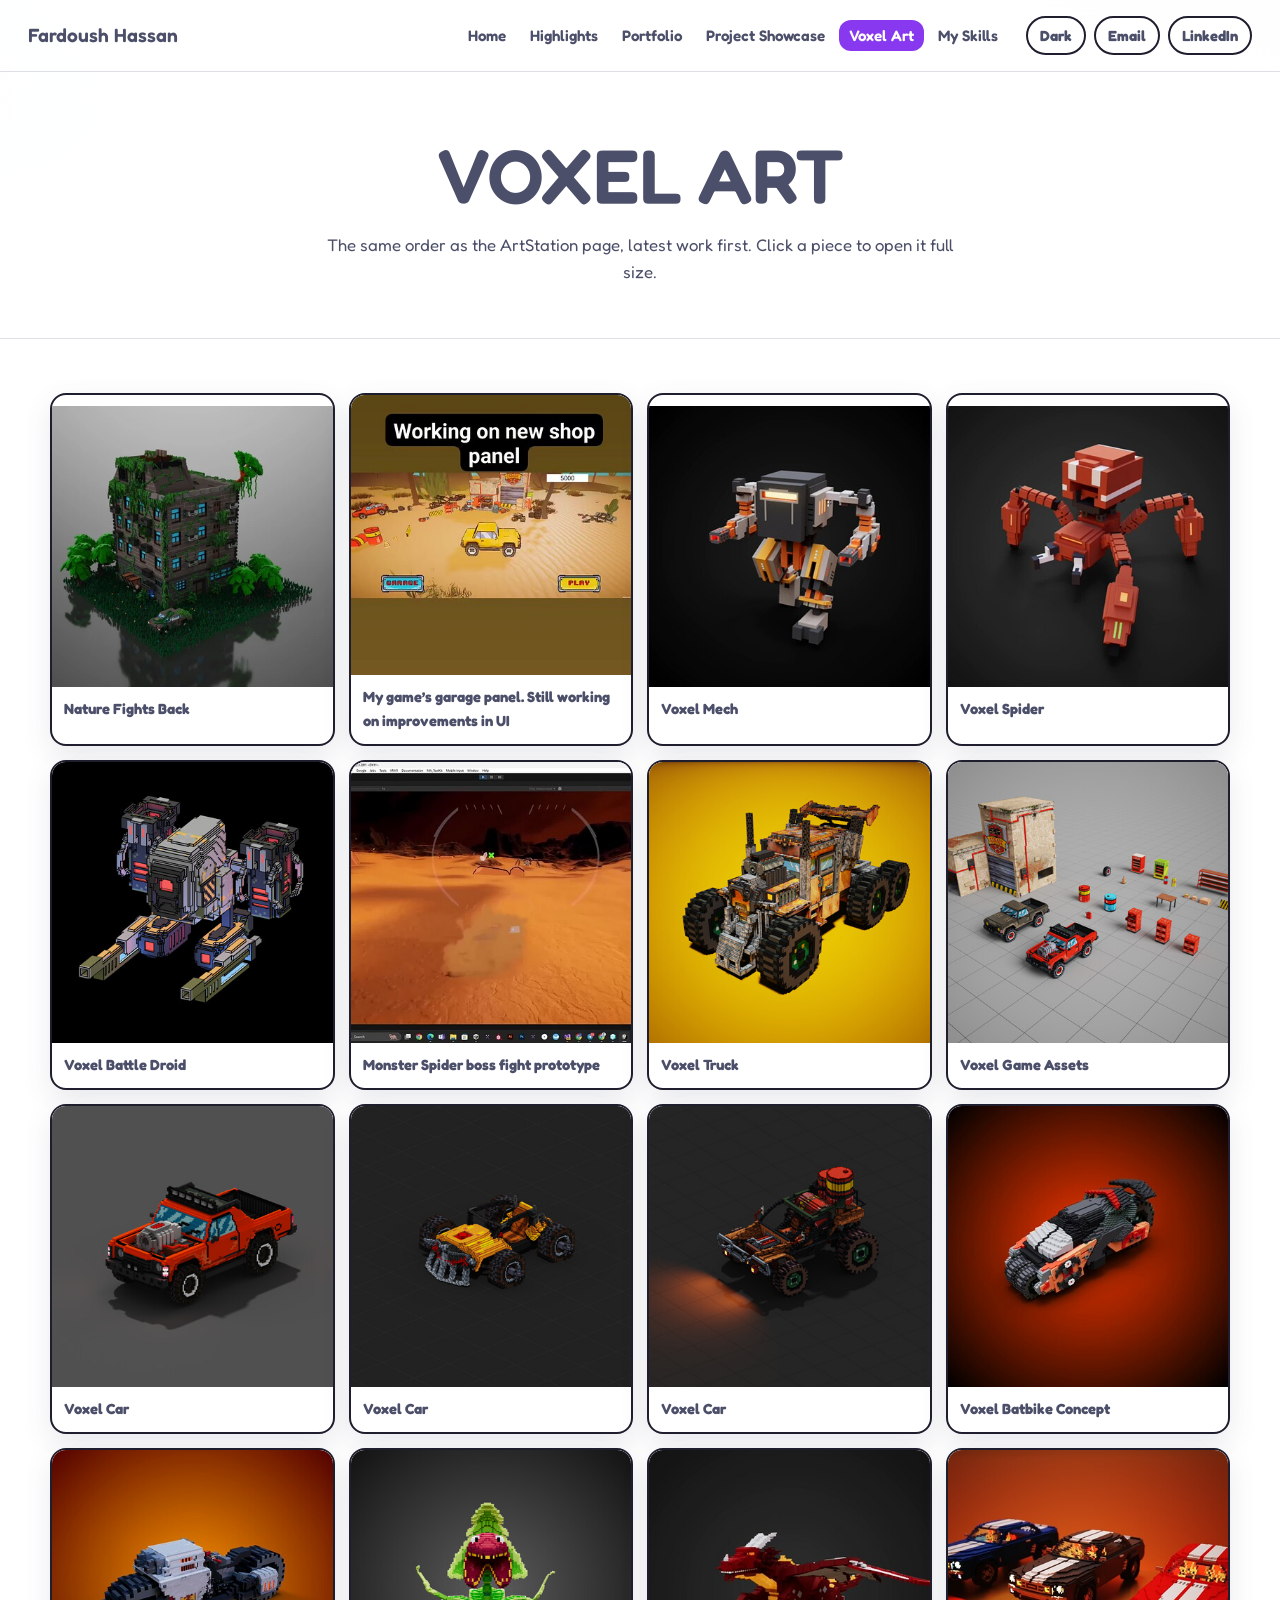
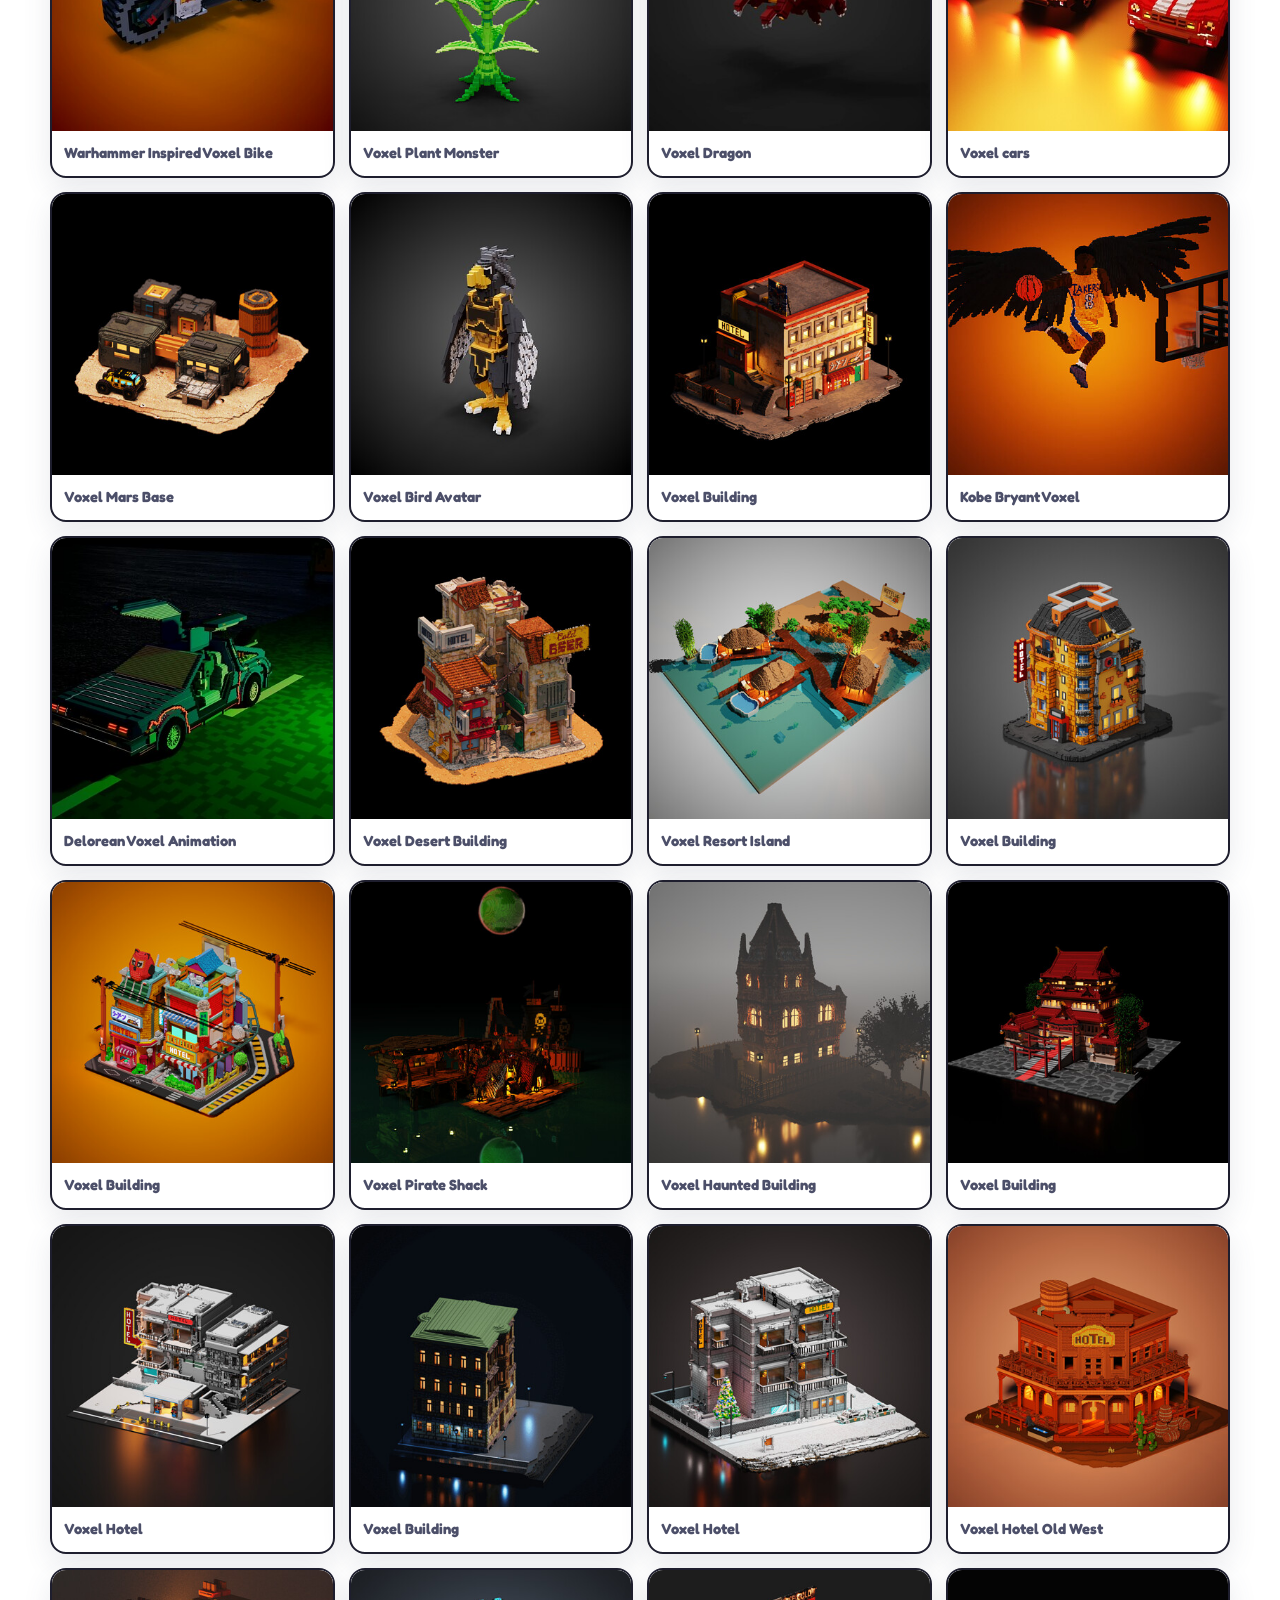
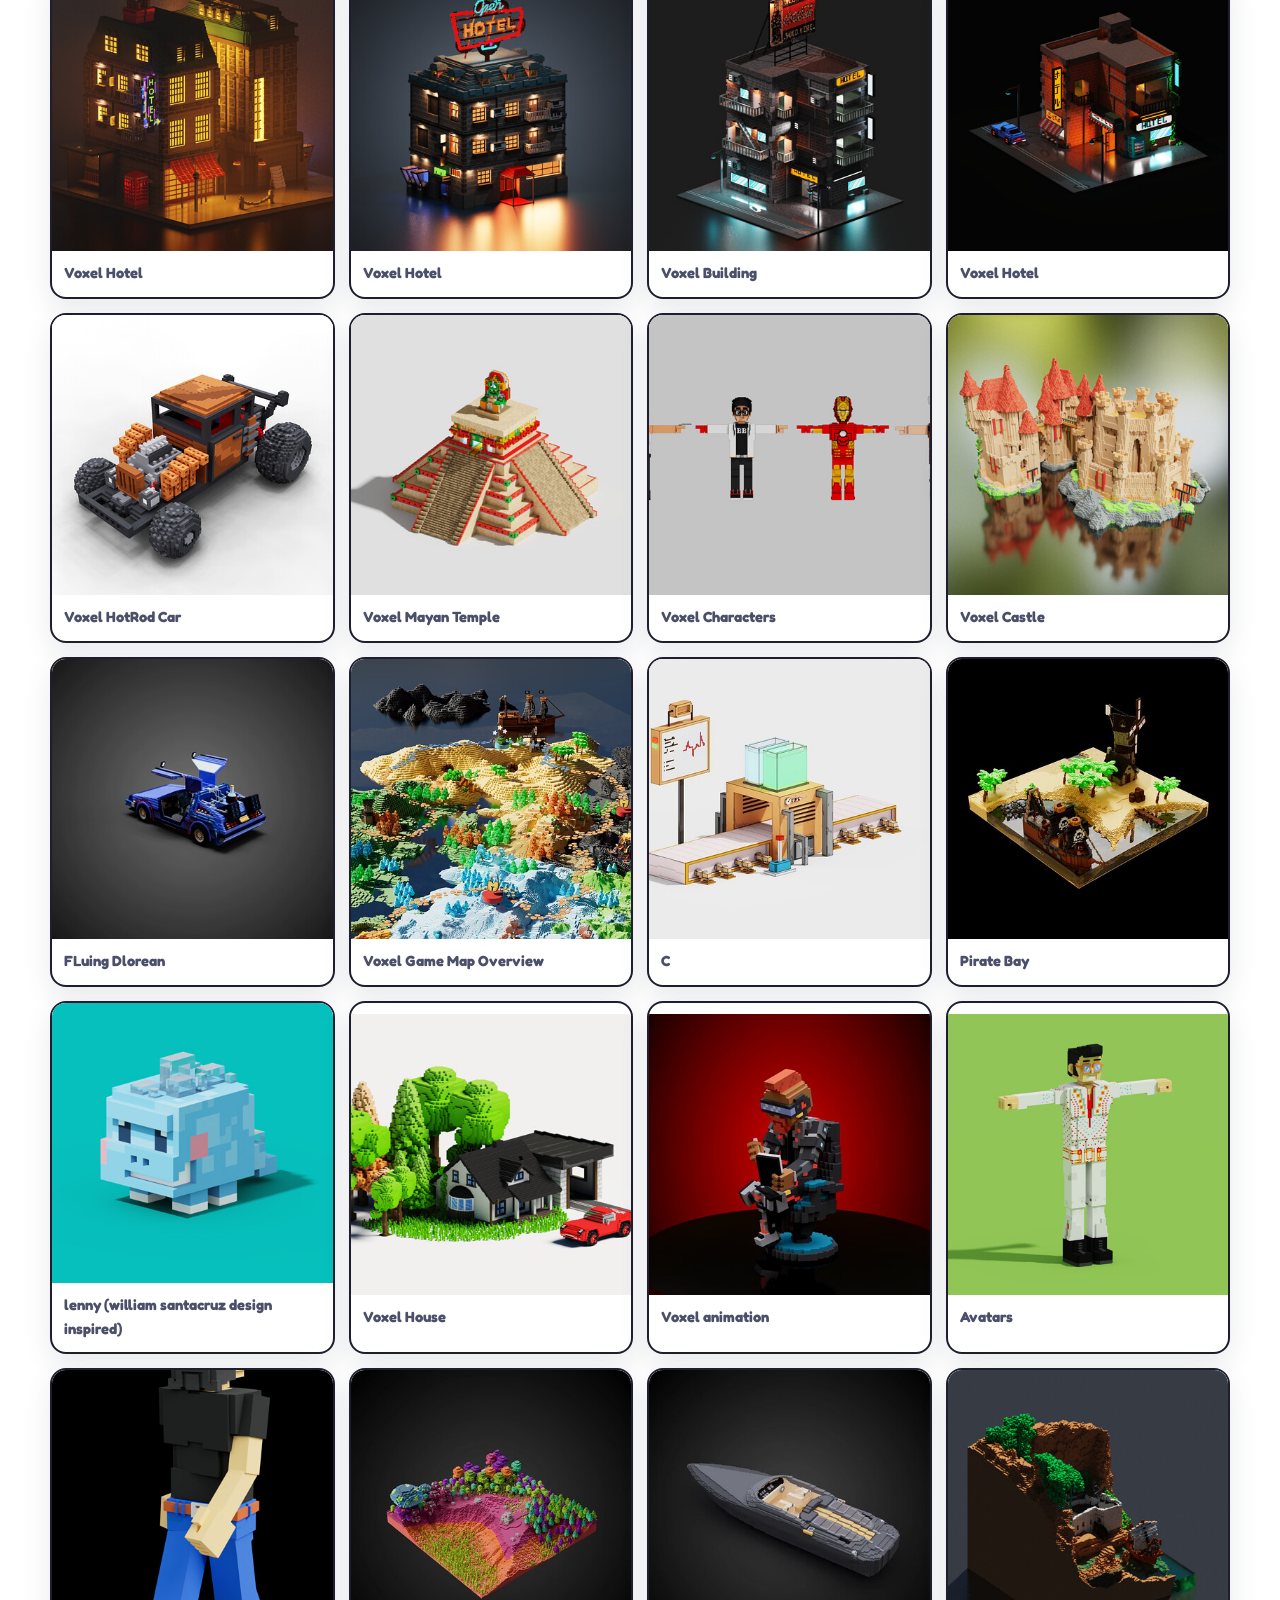
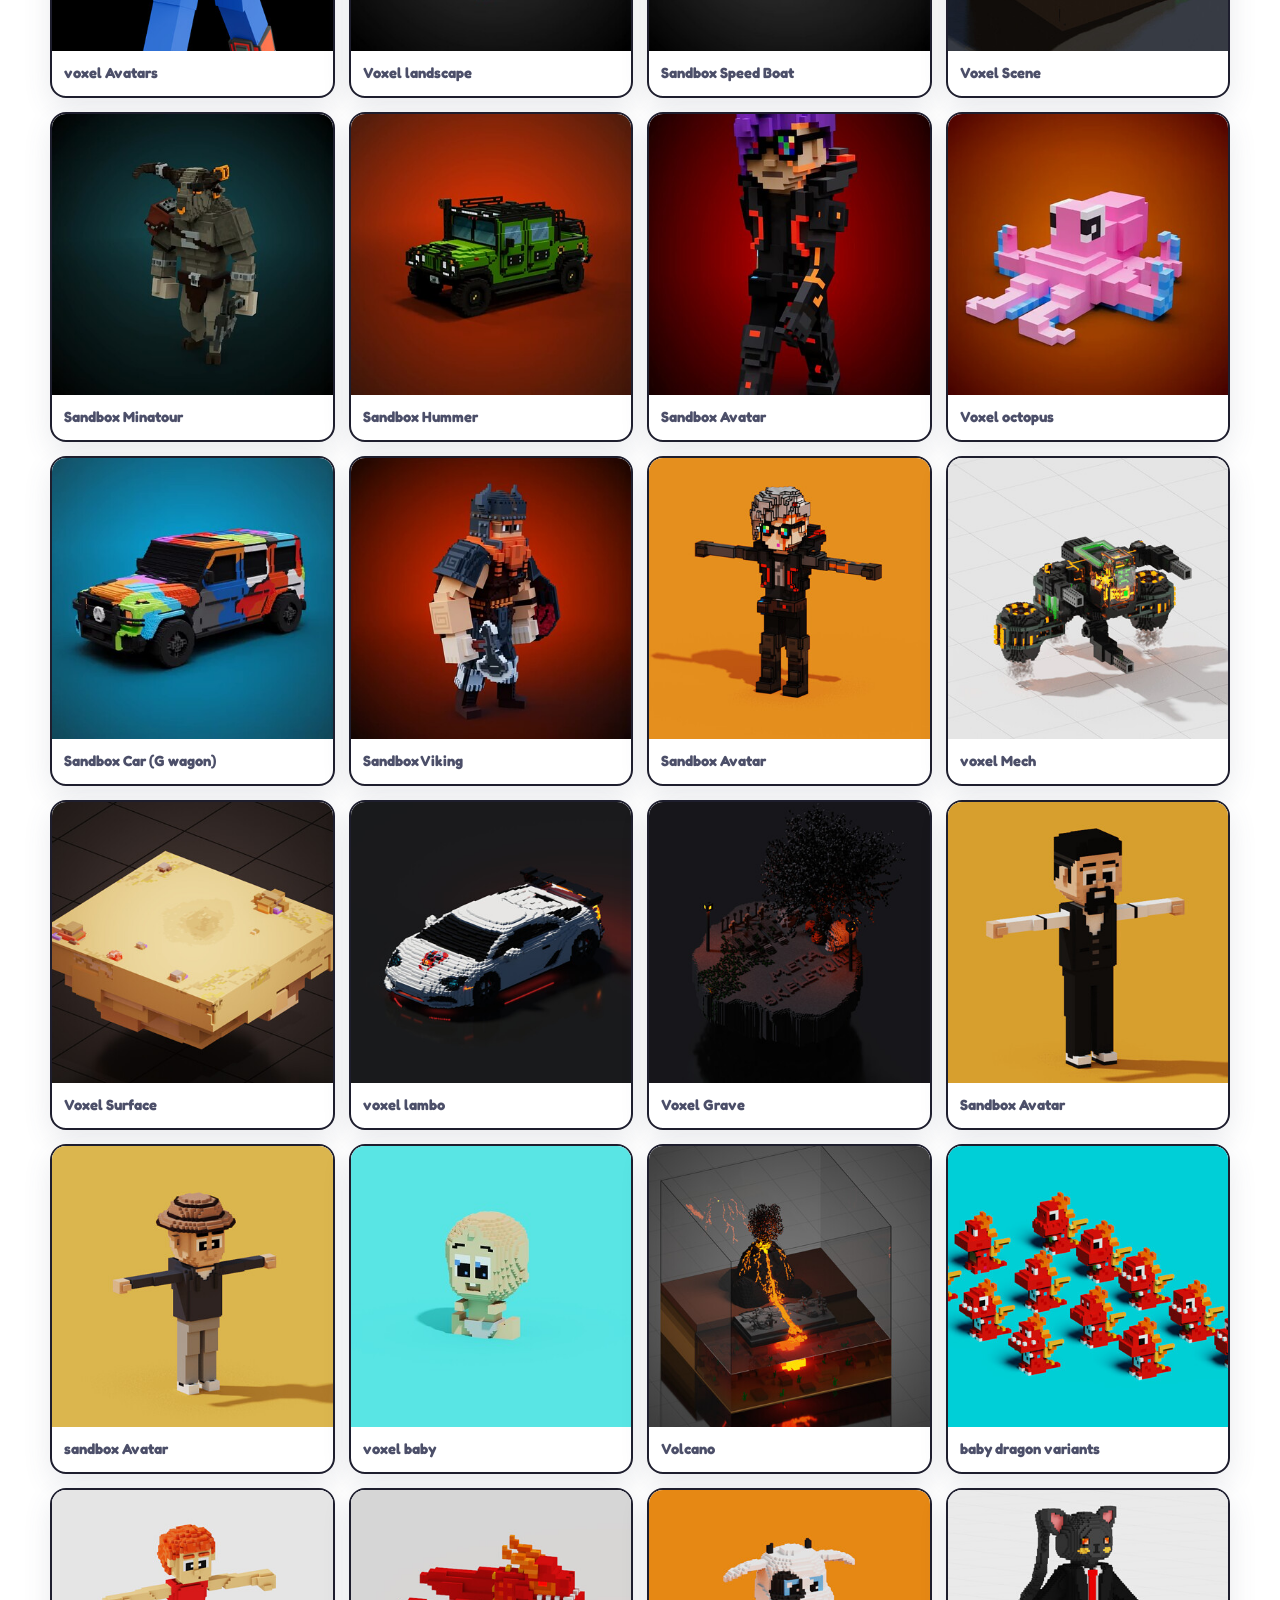
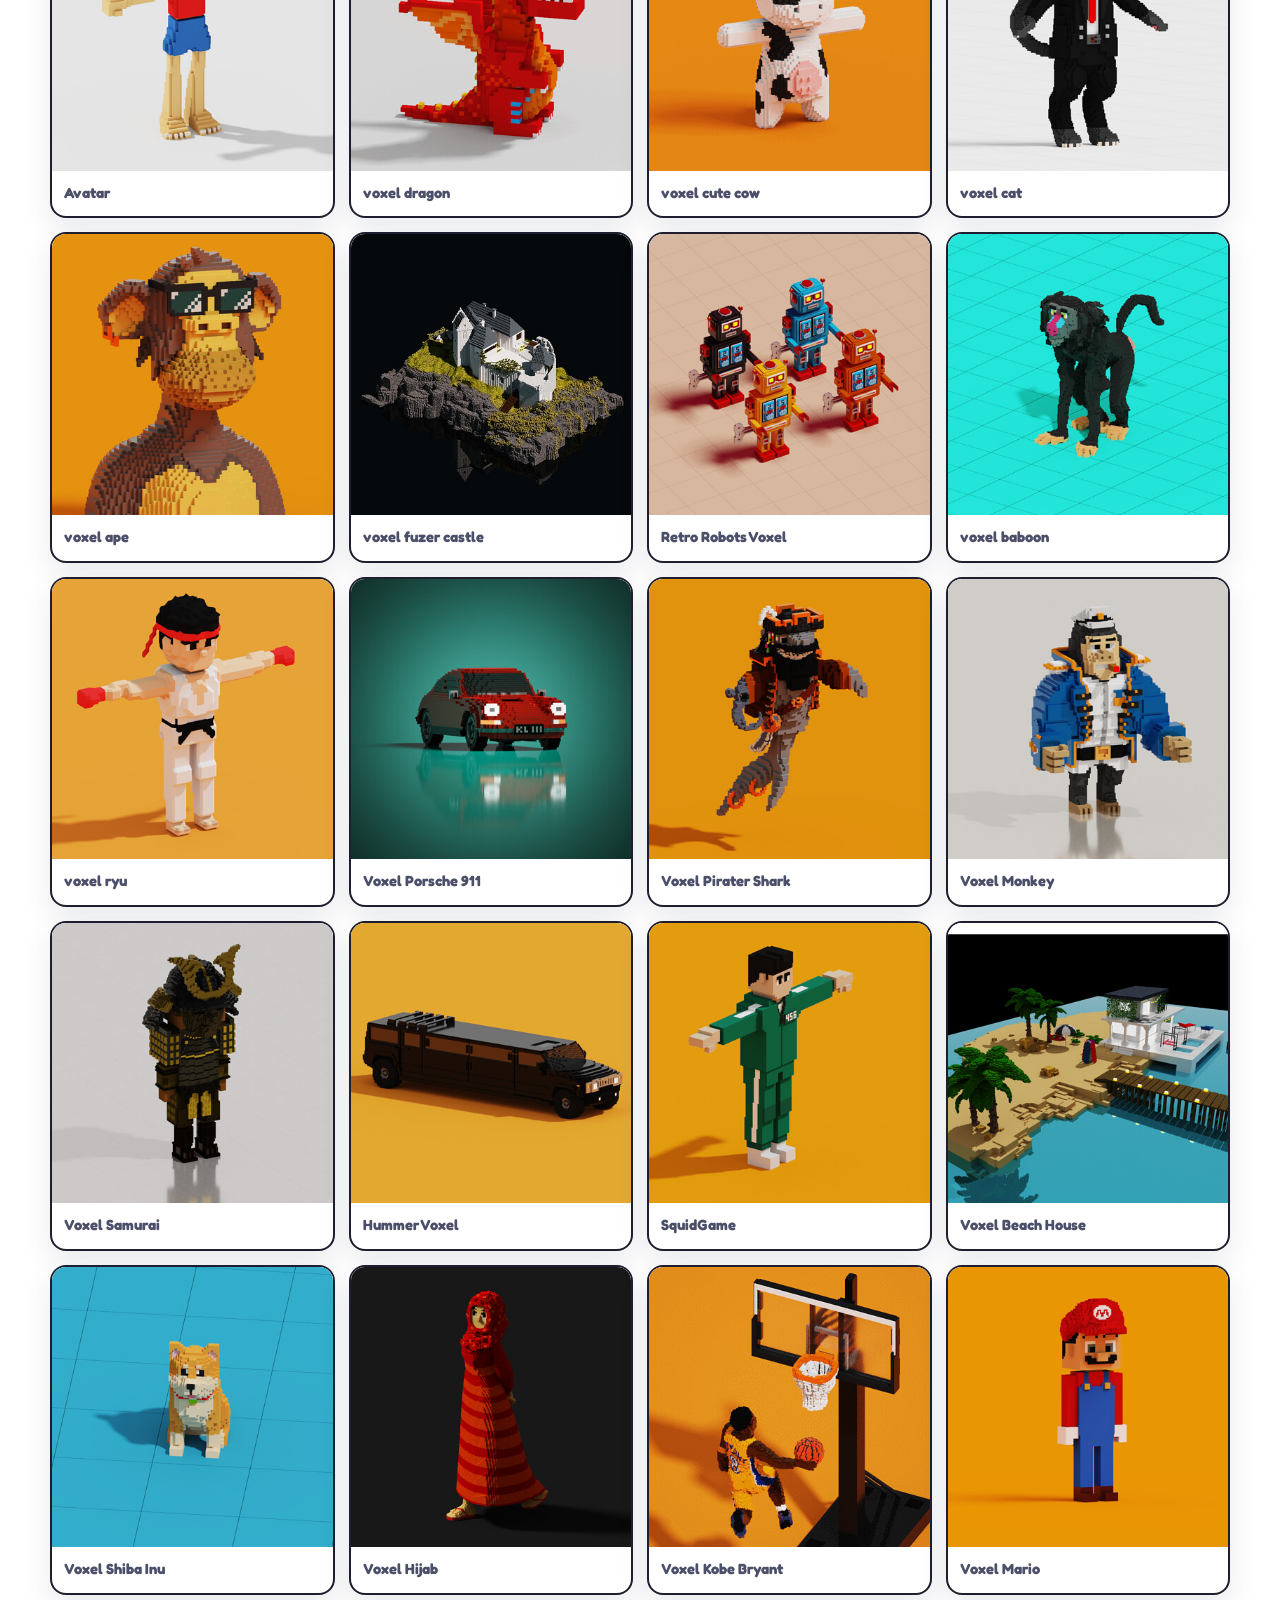
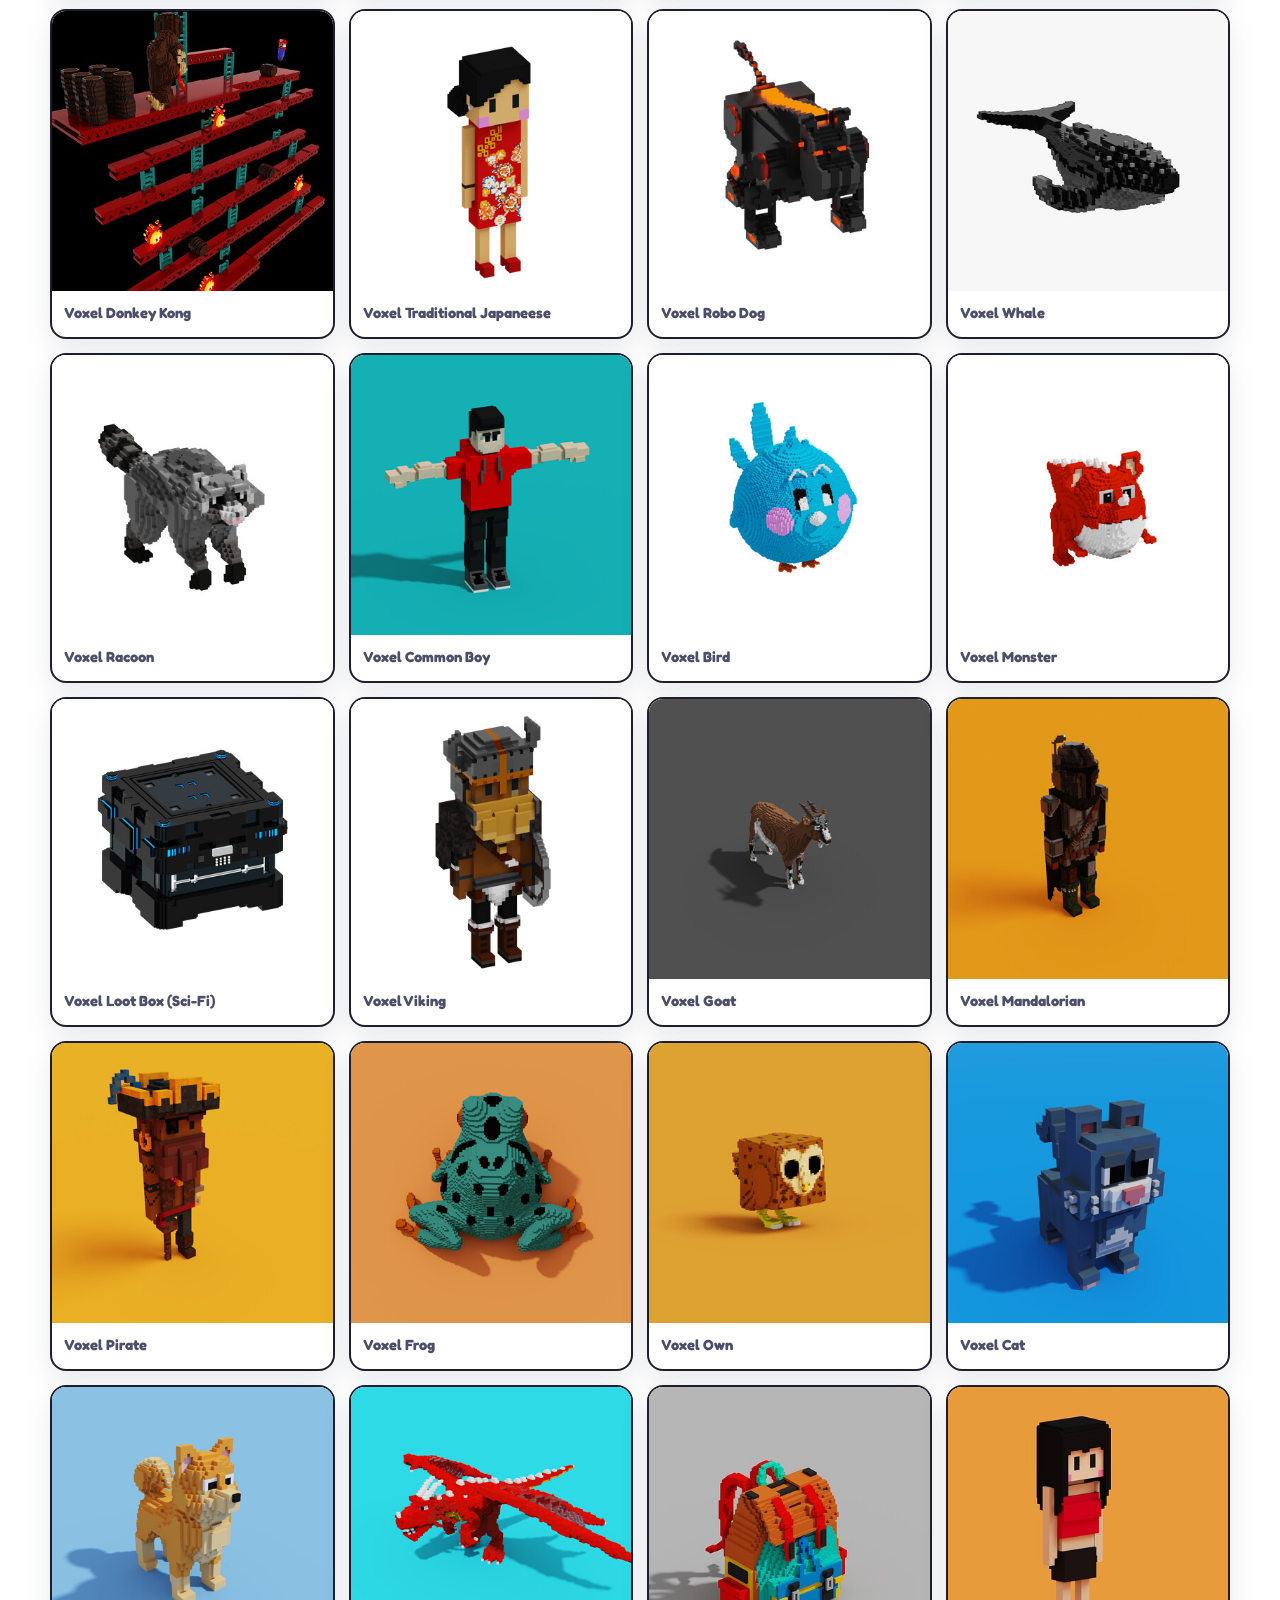
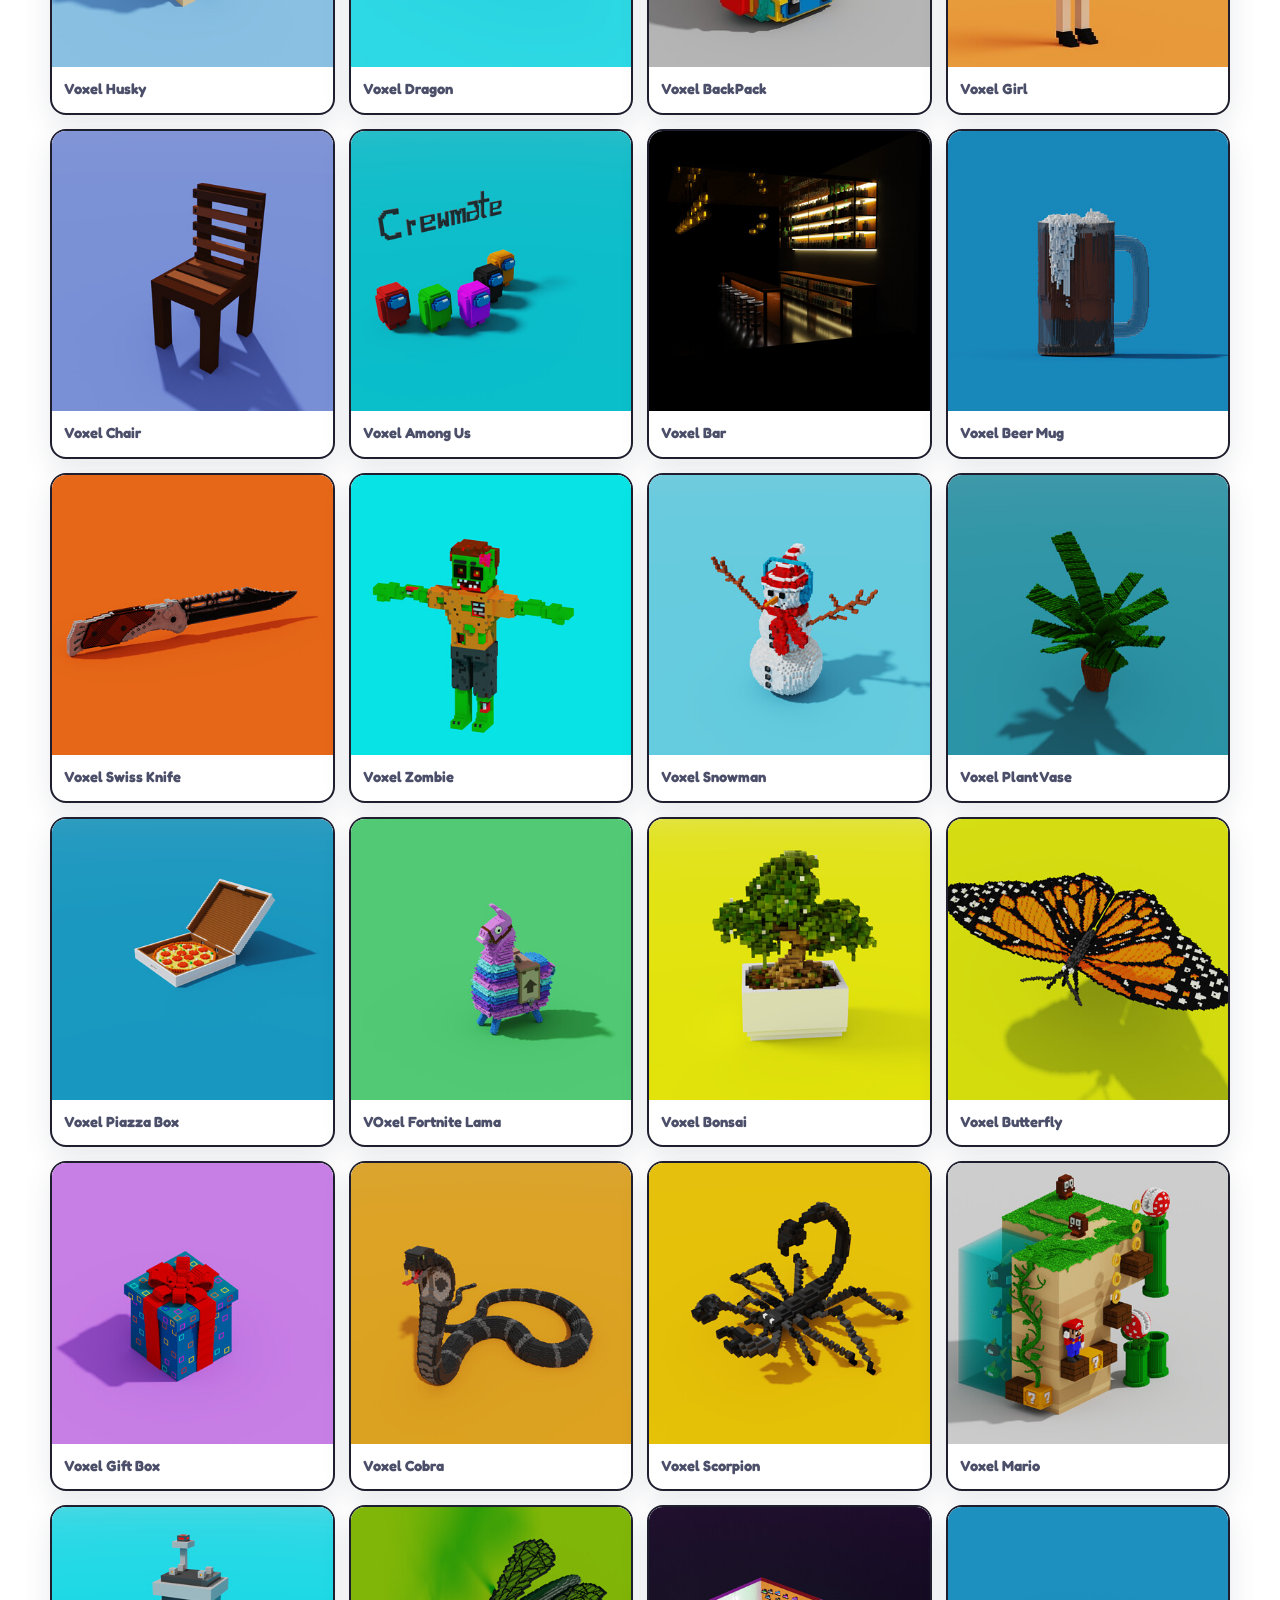
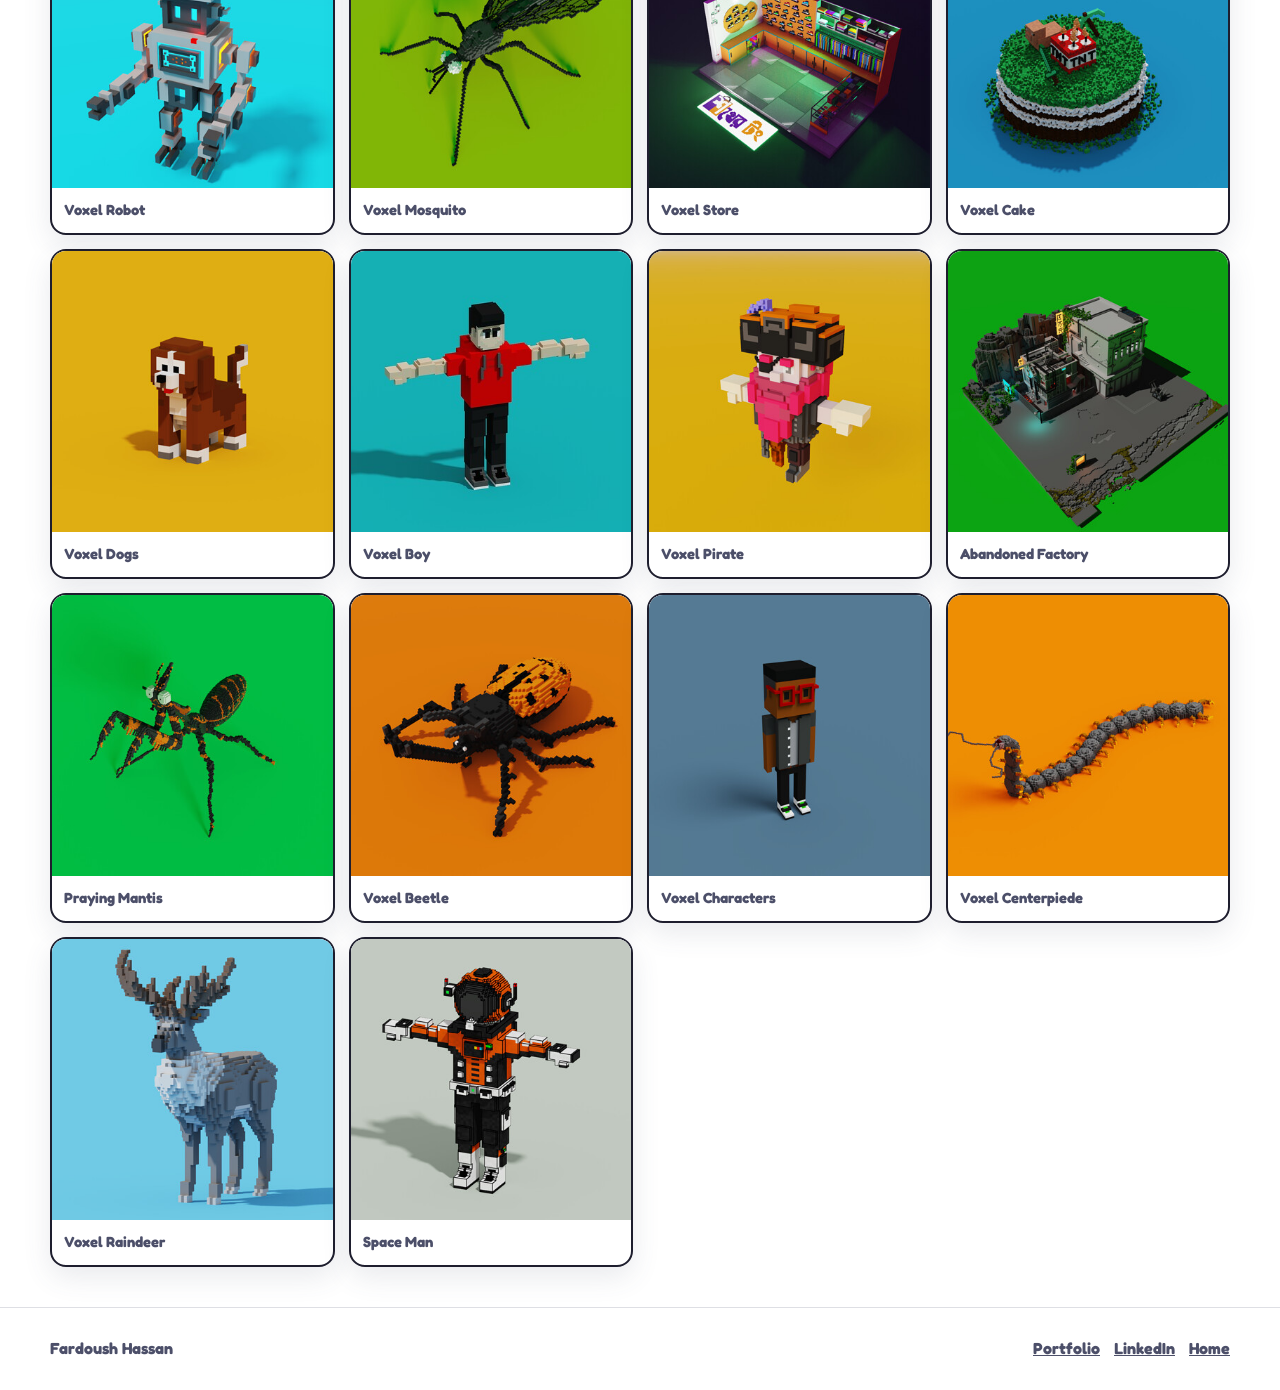
<file: art.html>
﻿<!DOCTYPE html>
<html lang="en">
<head>
  <meta charset="utf-8">
  <meta name="viewport" content="width=device-width, initial-scale=1">
  <script>
    (function () {
      var saved = localStorage.getItem("theme");
      document.documentElement.setAttribute("data-theme", saved === "dark" ? "dark" : "light");
    })();
  </script>
  <title>Voxel Art — Fardoush Hassan</title>
  <link rel="stylesheet" href="css/look.css?v=6">
</head>
<body>
  <header class="topbar">
    <a class="brand" href="index.html">Fardoush Hassan</a>
    <button class="nav-toggle" type="button" aria-expanded="false" aria-controls="site-nav">
      <span></span>
      <span class="sr-only">Menu</span>
    </button>
    <nav id="site-nav" class="site-nav" aria-label="Primary">
      <a href="index.html">Home</a>
      <a href="highlights.html">Highlights</a>
      <a href="portfolio.html">Portfolio</a>
      <a href="myContributions.html">Project Showcase</a>
      <a href="art.html" class="is-current">Voxel Art</a>
      <a href="mySkills.html">My Skills</a>
    </nav>
    <div class="nav-tools">
      <button class="theme-toggle" type="button" aria-pressed="false">Light</button>
      <a href="mailto:fardoush.hassan82271@gmail.com">Email</a>
      <a href="https://www.linkedin.com/in/md-fardoush-hassan" target="_blank" rel="noopener noreferrer">LinkedIn</a>
    </div>
  </header>

  <section class="page-hero">
    <h1>Voxel Art</h1>
    <p>The same order as the ArtStation page, latest work first. Click a piece to open it full size.</p>
  </section>

  <main class="section">
    <div class="wrap">
      <div class="shelf" id="shelf">
        <button class="art-tile" type="button" data-full="images/art/001.webp"><img src="images/art/001.webp" alt="Nature Fights Back"><span>Nature Fights Back</span></button>
        <button class="art-tile" type="button" data-full="images/art/002.jpg"><img src="images/art/002.jpg" alt="My game’s garage panel. Still working on improvements in UI"><span>My game’s garage panel. Still working on improvements in UI</span></button>
        <button class="art-tile" type="button" data-full="images/art/003.jpg"><img src="images/art/003.jpg" alt="Voxel Mech"><span>Voxel Mech</span></button>
        <button class="art-tile" type="button" data-full="images/art/004.jpg"><img src="images/art/004.jpg" alt="Voxel Spider"><span>Voxel Spider</span></button>
        <button class="art-tile" type="button" data-full="images/art/005.jpg"><img src="images/art/005.jpg" alt="Voxel Battle Droid"><span>Voxel Battle Droid</span></button>
        <button class="art-tile" type="button" data-full="images/art/006.jpg"><img src="images/art/006.jpg" alt="Monster Spider boss fight prototype"><span>Monster Spider boss fight prototype</span></button>
        <button class="art-tile" type="button" data-full="images/art/007.jpg"><img src="images/art/007.jpg" alt="Voxel Truck"><span>Voxel Truck</span></button>
        <button class="art-tile" type="button" data-full="images/art/008.jpg"><img src="images/art/008.jpg" alt="Voxel Game Assets"><span>Voxel Game Assets</span></button>
        <button class="art-tile" type="button" data-full="images/art/009.jpg"><img src="images/art/009.jpg" alt="Voxel Car"><span>Voxel Car</span></button>
        <button class="art-tile" type="button" data-full="images/art/010.jpg"><img src="images/art/010.jpg" alt="Voxel Car"><span>Voxel Car</span></button>
        <button class="art-tile" type="button" data-full="images/art/011.jpg"><img src="images/art/011.jpg" alt="Voxel Car"><span>Voxel Car</span></button>
        <button class="art-tile" type="button" data-full="images/art/012.jpg"><img src="images/art/012.jpg" alt="Voxel Batbike Concept"><span>Voxel Batbike Concept</span></button>
        <button class="art-tile" type="button" data-full="images/art/013.jpg"><img src="images/art/013.jpg" alt="Warhammer Inspired Voxel Bike"><span>Warhammer Inspired Voxel Bike</span></button>
        <button class="art-tile" type="button" data-full="images/art/014.jpg"><img src="images/art/014.jpg" alt="Voxel Plant Monster"><span>Voxel Plant Monster</span></button>
        <button class="art-tile" type="button" data-full="images/art/015.jpg"><img src="images/art/015.jpg" alt="Voxel Dragon"><span>Voxel Dragon</span></button>
        <button class="art-tile" type="button" data-full="images/art/016.jpg"><img src="images/art/016.jpg" alt="Voxel cars"><span>Voxel cars</span></button>
        <button class="art-tile" type="button" data-full="images/art/017.jpg"><img src="images/art/017.jpg" alt="Voxel Mars Base"><span>Voxel Mars Base</span></button>
        <button class="art-tile" type="button" data-full="images/art/018.jpg"><img src="images/art/018.jpg" alt="Voxel Bird Avatar"><span>Voxel Bird Avatar</span></button>
        <button class="art-tile" type="button" data-full="images/art/019.jpg"><img src="images/art/019.jpg" alt="Voxel Building"><span>Voxel Building</span></button>
        <button class="art-tile" type="button" data-full="images/art/020.jpg"><img src="images/art/020.jpg" alt="Kobe Bryant Voxel"><span>Kobe Bryant Voxel</span></button>
        <button class="art-tile" type="button" data-full="images/art/021.jpg"><img src="images/art/021.jpg" alt="Delorean Voxel Animation"><span>Delorean Voxel Animation</span></button>
        <button class="art-tile" type="button" data-full="images/art/022.jpg"><img src="images/art/022.jpg" alt="Voxel Desert Building"><span>Voxel Desert Building</span></button>
        <button class="art-tile" type="button" data-full="images/art/023.jpg"><img src="images/art/023.jpg" alt="Voxel Resort Island"><span>Voxel Resort Island</span></button>
        <button class="art-tile" type="button" data-full="images/art/024.jpg"><img src="images/art/024.jpg" alt="Voxel Building"><span>Voxel Building</span></button>
        <button class="art-tile" type="button" data-full="images/art/025.jpg"><img src="images/art/025.jpg" alt="Voxel Building"><span>Voxel Building</span></button>
        <button class="art-tile" type="button" data-full="images/art/026.jpg"><img src="images/art/026.jpg" alt="Voxel Pirate Shack"><span>Voxel Pirate Shack</span></button>
        <button class="art-tile" type="button" data-full="images/art/027.jpg"><img src="images/art/027.jpg" alt="Voxel Haunted Building"><span>Voxel Haunted Building</span></button>
        <button class="art-tile" type="button" data-full="images/art/028.jpg"><img src="images/art/028.jpg" alt="Voxel Building"><span>Voxel Building</span></button>
        <button class="art-tile" type="button" data-full="images/art/029.jpg"><img src="images/art/029.jpg" alt="Voxel Hotel"><span>Voxel Hotel</span></button>
        <button class="art-tile" type="button" data-full="images/art/030.jpg"><img src="images/art/030.jpg" alt="Voxel Building"><span>Voxel Building</span></button>
        <button class="art-tile" type="button" data-full="images/art/031.jpg"><img src="images/art/031.jpg" alt="Voxel Hotel"><span>Voxel Hotel</span></button>
        <button class="art-tile" type="button" data-full="images/art/032.jpg"><img src="images/art/032.jpg" alt="Voxel Hotel Old West"><span>Voxel Hotel Old West</span></button>
        <button class="art-tile" type="button" data-full="images/art/033.jpg"><img src="images/art/033.jpg" alt="Voxel Hotel"><span>Voxel Hotel</span></button>
        <button class="art-tile" type="button" data-full="images/art/034.jpg"><img src="images/art/034.jpg" alt="Voxel Hotel"><span>Voxel Hotel</span></button>
        <button class="art-tile" type="button" data-full="images/art/035.jpg"><img src="images/art/035.jpg" alt="Voxel Building"><span>Voxel Building</span></button>
        <button class="art-tile" type="button" data-full="images/art/036.jpg"><img src="images/art/036.jpg" alt="Voxel Hotel"><span>Voxel Hotel</span></button>
        <button class="art-tile" type="button" data-full="images/art/037.jpg"><img src="images/art/037.jpg" alt="Voxel HotRod Car"><span>Voxel HotRod Car</span></button>
        <button class="art-tile" type="button" data-full="images/art/038.jpg"><img src="images/art/038.jpg" alt="Voxel Mayan Temple"><span>Voxel Mayan Temple</span></button>
        <button class="art-tile" type="button" data-full="images/art/039.jpg"><img src="images/art/039.jpg" alt="Voxel Characters"><span>Voxel Characters</span></button>
        <button class="art-tile" type="button" data-full="images/art/040.jpg"><img src="images/art/040.jpg" alt="Voxel Castle"><span>Voxel Castle</span></button>
        <button class="art-tile" type="button" data-full="images/art/041.jpg"><img src="images/art/041.jpg" alt="FLuing Dlorean"><span>FLuing Dlorean</span></button>
        <button class="art-tile" type="button" data-full="images/art/042.jpg"><img src="images/art/042.jpg" alt="Voxel Game Map Overview"><span>Voxel Game Map Overview</span></button>
        <button class="art-tile" type="button" data-full="images/art/043.jpg"><img src="images/art/043.jpg" alt="C"><span>C</span></button>
        <button class="art-tile" type="button" data-full="images/art/044.jpg"><img src="images/art/044.jpg" alt="Pirate Bay"><span>Pirate Bay</span></button>
        <button class="art-tile" type="button" data-full="images/art/045.jpg"><img src="images/art/045.jpg" alt="lenny (william santacruz design inspired)"><span>lenny (william santacruz design inspired)</span></button>
        <button class="art-tile" type="button" data-full="images/art/046.jpg"><img src="images/art/046.jpg" alt="Voxel House"><span>Voxel House</span></button>
        <button class="art-tile" type="button" data-full="images/art/047.jpg"><img src="images/art/047.jpg" alt="Voxel animation"><span>Voxel animation</span></button>
        <button class="art-tile" type="button" data-full="images/art/048.jpg"><img src="images/art/048.jpg" alt="Avatars"><span>Avatars</span></button>
        <button class="art-tile" type="button" data-full="images/art/049.jpg"><img src="images/art/049.jpg" alt="voxel Avatars"><span>voxel Avatars</span></button>
        <button class="art-tile" type="button" data-full="images/art/050.jpg"><img src="images/art/050.jpg" alt="Voxel landscape"><span>Voxel landscape</span></button>
        <button class="art-tile" type="button" data-full="images/art/051.jpg"><img src="images/art/051.jpg" alt="Sandbox Speed Boat"><span>Sandbox Speed Boat</span></button>
        <button class="art-tile" type="button" data-full="images/art/052.jpg"><img src="images/art/052.jpg" alt="Voxel Scene"><span>Voxel Scene</span></button>
        <button class="art-tile" type="button" data-full="images/art/053.jpg"><img src="images/art/053.jpg" alt="Sandbox Minatour"><span>Sandbox Minatour</span></button>
        <button class="art-tile" type="button" data-full="images/art/054.jpg"><img src="images/art/054.jpg" alt="Sandbox Hummer"><span>Sandbox Hummer</span></button>
        <button class="art-tile" type="button" data-full="images/art/055.jpg"><img src="images/art/055.jpg" alt="Sandbox Avatar"><span>Sandbox Avatar</span></button>
        <button class="art-tile" type="button" data-full="images/art/056.jpg"><img src="images/art/056.jpg" alt="Voxel octopus"><span>Voxel octopus</span></button>
        <button class="art-tile" type="button" data-full="images/art/057.jpg"><img src="images/art/057.jpg" alt="Sandbox Car (G wagon)"><span>Sandbox Car (G wagon)</span></button>
        <button class="art-tile" type="button" data-full="images/art/058.jpg"><img src="images/art/058.jpg" alt="Sandbox Viking"><span>Sandbox Viking</span></button>
        <button class="art-tile" type="button" data-full="images/art/059.jpg"><img src="images/art/059.jpg" alt="Sandbox Avatar"><span>Sandbox Avatar</span></button>
        <button class="art-tile" type="button" data-full="images/art/060.jpg"><img src="images/art/060.jpg" alt="voxel Mech"><span>voxel Mech</span></button>
        <button class="art-tile" type="button" data-full="images/art/061.jpg"><img src="images/art/061.jpg" alt="Voxel Surface"><span>Voxel Surface</span></button>
        <button class="art-tile" type="button" data-full="images/art/062.jpg"><img src="images/art/062.jpg" alt="voxel lambo"><span>voxel lambo</span></button>
        <button class="art-tile" type="button" data-full="images/art/063.jpg"><img src="images/art/063.jpg" alt="Voxel Grave"><span>Voxel Grave</span></button>
        <button class="art-tile" type="button" data-full="images/art/064.jpg"><img src="images/art/064.jpg" alt="Sandbox Avatar"><span>Sandbox Avatar</span></button>
        <button class="art-tile" type="button" data-full="images/art/065.jpg"><img src="images/art/065.jpg" alt="sandbox Avatar"><span>sandbox Avatar</span></button>
        <button class="art-tile" type="button" data-full="images/art/066.jpg"><img src="images/art/066.jpg" alt="voxel baby"><span>voxel baby</span></button>
        <button class="art-tile" type="button" data-full="images/art/067.jpg"><img src="images/art/067.jpg" alt="Volcano"><span>Volcano</span></button>
        <button class="art-tile" type="button" data-full="images/art/068.jpg"><img src="images/art/068.jpg" alt="baby dragon variants"><span>baby dragon variants</span></button>
        <button class="art-tile" type="button" data-full="images/art/069.jpg"><img src="images/art/069.jpg" alt="Avatar"><span>Avatar</span></button>
        <button class="art-tile" type="button" data-full="images/art/070.jpg"><img src="images/art/070.jpg" alt="voxel dragon"><span>voxel dragon</span></button>
        <button class="art-tile" type="button" data-full="images/art/071.jpg"><img src="images/art/071.jpg" alt="voxel cute cow"><span>voxel cute cow</span></button>
        <button class="art-tile" type="button" data-full="images/art/072.jpg"><img src="images/art/072.jpg" alt="voxel cat"><span>voxel cat</span></button>
        <button class="art-tile" type="button" data-full="images/art/073.jpg"><img src="images/art/073.jpg" alt="voxel ape"><span>voxel ape</span></button>
        <button class="art-tile" type="button" data-full="images/art/074.jpg"><img src="images/art/074.jpg" alt="voxel fuzer castle"><span>voxel fuzer castle</span></button>
        <button class="art-tile" type="button" data-full="images/art/075.jpg"><img src="images/art/075.jpg" alt="Retro Robots Voxel"><span>Retro Robots Voxel</span></button>
        <button class="art-tile" type="button" data-full="images/art/076.jpg"><img src="images/art/076.jpg" alt="voxel baboon"><span>voxel baboon</span></button>
        <button class="art-tile" type="button" data-full="images/art/077.jpg"><img src="images/art/077.jpg" alt="voxel ryu"><span>voxel ryu</span></button>
        <button class="art-tile" type="button" data-full="images/art/078.jpg"><img src="images/art/078.jpg" alt="Voxel  Porsche 911"><span>Voxel  Porsche 911</span></button>
        <button class="art-tile" type="button" data-full="images/art/079.jpg"><img src="images/art/079.jpg" alt="Voxel Pirater Shark"><span>Voxel Pirater Shark</span></button>
        <button class="art-tile" type="button" data-full="images/art/080.jpg"><img src="images/art/080.jpg" alt="Voxel Monkey"><span>Voxel Monkey</span></button>
        <button class="art-tile" type="button" data-full="images/art/081.jpg"><img src="images/art/081.jpg" alt="Voxel Samurai"><span>Voxel Samurai</span></button>
        <button class="art-tile" type="button" data-full="images/art/082.jpg"><img src="images/art/082.jpg" alt="Hummer Voxel"><span>Hummer Voxel</span></button>
        <button class="art-tile" type="button" data-full="images/art/083.jpg"><img src="images/art/083.jpg" alt="SquidGame"><span>SquidGame</span></button>
        <button class="art-tile" type="button" data-full="images/art/084.jpg"><img src="images/art/084.jpg" alt="Voxel Beach House"><span>Voxel Beach House</span></button>
        <button class="art-tile" type="button" data-full="images/art/085.jpg"><img src="images/art/085.jpg" alt="Voxel Shiba Inu"><span>Voxel Shiba Inu</span></button>
        <button class="art-tile" type="button" data-full="images/art/086.jpg"><img src="images/art/086.jpg" alt="Voxel Hijab"><span>Voxel Hijab</span></button>
        <button class="art-tile" type="button" data-full="images/art/087.jpg"><img src="images/art/087.jpg" alt="Voxel Kobe Bryant"><span>Voxel Kobe Bryant</span></button>
        <button class="art-tile" type="button" data-full="images/art/088.jpg"><img src="images/art/088.jpg" alt="Voxel Mario"><span>Voxel Mario</span></button>
        <button class="art-tile" type="button" data-full="images/art/089.jpg"><img src="images/art/089.jpg" alt="Voxel Donkey Kong"><span>Voxel Donkey Kong</span></button>
        <button class="art-tile" type="button" data-full="images/art/090.jpg"><img src="images/art/090.jpg" alt="Voxel Traditional Japaneese"><span>Voxel Traditional Japaneese</span></button>
        <button class="art-tile" type="button" data-full="images/art/091.jpg"><img src="images/art/091.jpg" alt="Voxel Robo Dog"><span>Voxel Robo Dog</span></button>
        <button class="art-tile" type="button" data-full="images/art/092.jpg"><img src="images/art/092.jpg" alt="Voxel Whale"><span>Voxel Whale</span></button>
        <button class="art-tile" type="button" data-full="images/art/093.jpg"><img src="images/art/093.jpg" alt="Voxel Racoon"><span>Voxel Racoon</span></button>
        <button class="art-tile" type="button" data-full="images/art/094.jpg"><img src="images/art/094.jpg" alt="Voxel Common Boy"><span>Voxel Common Boy</span></button>
        <button class="art-tile" type="button" data-full="images/art/095.jpg"><img src="images/art/095.jpg" alt="Voxel Bird"><span>Voxel Bird</span></button>
        <button class="art-tile" type="button" data-full="images/art/096.jpg"><img src="images/art/096.jpg" alt="Voxel Monster"><span>Voxel Monster</span></button>
        <button class="art-tile" type="button" data-full="images/art/097.jpg"><img src="images/art/097.jpg" alt="Voxel Loot Box (Sci-Fi)"><span>Voxel Loot Box (Sci-Fi)</span></button>
        <button class="art-tile" type="button" data-full="images/art/098.jpg"><img src="images/art/098.jpg" alt="Voxel Viking"><span>Voxel Viking</span></button>
        <button class="art-tile" type="button" data-full="images/art/099.jpg"><img src="images/art/099.jpg" alt="Voxel Goat"><span>Voxel Goat</span></button>
        <button class="art-tile" type="button" data-full="images/art/100.jpg"><img src="images/art/100.jpg" alt="Voxel Mandalorian"><span>Voxel Mandalorian</span></button>
        <button class="art-tile" type="button" data-full="images/art/101.jpg"><img src="images/art/101.jpg" alt="Voxel Pirate"><span>Voxel Pirate</span></button>
        <button class="art-tile" type="button" data-full="images/art/102.jpg"><img src="images/art/102.jpg" alt="Voxel Frog"><span>Voxel Frog</span></button>
        <button class="art-tile" type="button" data-full="images/art/103.jpg"><img src="images/art/103.jpg" alt="Voxel Own"><span>Voxel Own</span></button>
        <button class="art-tile" type="button" data-full="images/art/104.jpg"><img src="images/art/104.jpg" alt="Voxel Cat"><span>Voxel Cat</span></button>
        <button class="art-tile" type="button" data-full="images/art/105.jpg"><img src="images/art/105.jpg" alt="Voxel Husky"><span>Voxel Husky</span></button>
        <button class="art-tile" type="button" data-full="images/art/106.jpg"><img src="images/art/106.jpg" alt="Voxel Dragon"><span>Voxel Dragon</span></button>
        <button class="art-tile" type="button" data-full="images/art/107.jpg"><img src="images/art/107.jpg" alt="Voxel BackPack"><span>Voxel BackPack</span></button>
        <button class="art-tile" type="button" data-full="images/art/108.jpg"><img src="images/art/108.jpg" alt="Voxel Girl"><span>Voxel Girl</span></button>
        <button class="art-tile" type="button" data-full="images/art/109.jpg"><img src="images/art/109.jpg" alt="Voxel Chair"><span>Voxel Chair</span></button>
        <button class="art-tile" type="button" data-full="images/art/110.jpg"><img src="images/art/110.jpg" alt="Voxel Among Us"><span>Voxel Among Us</span></button>
        <button class="art-tile" type="button" data-full="images/art/111.jpg"><img src="images/art/111.jpg" alt="Voxel Bar"><span>Voxel Bar</span></button>
        <button class="art-tile" type="button" data-full="images/art/112.jpg"><img src="images/art/112.jpg" alt="Voxel Beer Mug"><span>Voxel Beer Mug</span></button>
        <button class="art-tile" type="button" data-full="images/art/113.jpg"><img src="images/art/113.jpg" alt="Voxel Swiss Knife"><span>Voxel Swiss Knife</span></button>
        <button class="art-tile" type="button" data-full="images/art/114.jpg"><img src="images/art/114.jpg" alt="Voxel Zombie"><span>Voxel Zombie</span></button>
        <button class="art-tile" type="button" data-full="images/art/115.jpg"><img src="images/art/115.jpg" alt="Voxel Snowman"><span>Voxel Snowman</span></button>
        <button class="art-tile" type="button" data-full="images/art/116.jpg"><img src="images/art/116.jpg" alt="Voxel Plant Vase"><span>Voxel Plant Vase</span></button>
        <button class="art-tile" type="button" data-full="images/art/117.jpg"><img src="images/art/117.jpg" alt="Voxel Piazza Box"><span>Voxel Piazza Box</span></button>
        <button class="art-tile" type="button" data-full="images/art/118.jpg"><img src="images/art/118.jpg" alt="VOxel Fortnite Lama"><span>VOxel Fortnite Lama</span></button>
        <button class="art-tile" type="button" data-full="images/art/119.jpg"><img src="images/art/119.jpg" alt="Voxel Bonsai"><span>Voxel Bonsai</span></button>
        <button class="art-tile" type="button" data-full="images/art/120.jpg"><img src="images/art/120.jpg" alt="Voxel Butterfly"><span>Voxel Butterfly</span></button>
        <button class="art-tile" type="button" data-full="images/art/121.jpg"><img src="images/art/121.jpg" alt="Voxel Gift Box"><span>Voxel Gift Box</span></button>
        <button class="art-tile" type="button" data-full="images/art/122.jpg"><img src="images/art/122.jpg" alt="Voxel Cobra"><span>Voxel Cobra</span></button>
        <button class="art-tile" type="button" data-full="images/art/123.jpg"><img src="images/art/123.jpg" alt="Voxel Scorpion"><span>Voxel Scorpion</span></button>
        <button class="art-tile" type="button" data-full="images/art/124.jpg"><img src="images/art/124.jpg" alt="Voxel Mario"><span>Voxel Mario</span></button>
        <button class="art-tile" type="button" data-full="images/art/125.jpg"><img src="images/art/125.jpg" alt="Voxel Robot"><span>Voxel Robot</span></button>
        <button class="art-tile" type="button" data-full="images/art/126.jpg"><img src="images/art/126.jpg" alt="Voxel Mosquito"><span>Voxel Mosquito</span></button>
        <button class="art-tile" type="button" data-full="images/art/127.jpg"><img src="images/art/127.jpg" alt="Voxel Store"><span>Voxel Store</span></button>
        <button class="art-tile" type="button" data-full="images/art/128.jpg"><img src="images/art/128.jpg" alt="Voxel Cake"><span>Voxel Cake</span></button>
        <button class="art-tile" type="button" data-full="images/art/129.jpg"><img src="images/art/129.jpg" alt="Voxel Dogs"><span>Voxel Dogs</span></button>
        <button class="art-tile" type="button" data-full="images/art/130.jpg"><img src="images/art/130.jpg" alt="Voxel Boy"><span>Voxel Boy</span></button>
        <button class="art-tile" type="button" data-full="images/art/131.jpg"><img src="images/art/131.jpg" alt="Voxel Pirate"><span>Voxel Pirate</span></button>
        <button class="art-tile" type="button" data-full="images/art/132.jpg"><img src="images/art/132.jpg" alt="Abandoned Factory"><span>Abandoned Factory</span></button>
        <button class="art-tile" type="button" data-full="images/art/133.jpg"><img src="images/art/133.jpg" alt="Praying Mantis"><span>Praying Mantis</span></button>
        <button class="art-tile" type="button" data-full="images/art/134.jpg"><img src="images/art/134.jpg" alt="Voxel Beetle"><span>Voxel Beetle</span></button>
        <button class="art-tile" type="button" data-full="images/art/135.jpg"><img src="images/art/135.jpg" alt="Voxel Characters"><span>Voxel Characters</span></button>
        <button class="art-tile" type="button" data-full="images/art/136.jpg"><img src="images/art/136.jpg" alt="Voxel Centerpiede"><span>Voxel Centerpiede</span></button>
        <button class="art-tile" type="button" data-full="images/art/137.jpg"><img src="images/art/137.jpg" alt="Voxel Raindeer"><span>Voxel Raindeer</span></button>
        <button class="art-tile" type="button" data-full="images/art/138.jpg"><img src="images/art/138.jpg" alt="Space Man"><span>Space Man</span></button>
      </div>
    </div>
  </main>

  <dialog id="viewer">
    <img id="viewer-img" alt="">
    <figcaption>
      <strong id="viewer-title"></strong>
      <button type="button" id="viewer-close">Close</button>
    </figcaption>
  </dialog>

  <footer class="site-foot">
    <div class="wrap">
      <strong>Fardoush Hassan</strong>
      <div class="foot-links">
        <a href="portfolio.html">Portfolio</a>
        <a href="https://www.linkedin.com/in/md-fardoush-hassan" target="_blank" rel="noopener noreferrer">LinkedIn</a>
        <a href="index.html">Home</a>
      </div>
    </div>
  </footer>
  <script src="js/look.js?v=2"></script>
  <script>
    (function () {
      var viewer = document.getElementById("viewer");
      var viewerImg = document.getElementById("viewer-img");
      var viewerTitle = document.getElementById("viewer-title");
      document.querySelectorAll(".art-tile").forEach(function (tile) {
        tile.addEventListener("click", function () {
          var img = tile.querySelector("img");
          viewerImg.src = tile.getAttribute("data-full");
          viewerImg.alt = img.alt;
          viewerTitle.textContent = tile.querySelector("span").textContent;
          viewer.showModal();
        });
      });
      document.getElementById("viewer-close").addEventListener("click", function () {
        viewer.close();
      });
    })();
  </script>
</body>
</html>
</file>
<file: css/look.css>
@import url("https://fonts.googleapis.com/css2?family=Fredoka:wght@400;500;600;700&display=swap");

:root {
  --ink: #cdd6f4;
  --muted: #a6adc8;
  --line: rgba(88, 91, 112, 0.85);
  --paper: #11111b;
  --card: rgba(49, 50, 68, 0.62);
  --nav: rgba(24, 24, 37, 0.78);
  --accent: #cba6f7;
  --yellow: #cba6f7;
  --purple: #b4befe;
  --personal: #a6e3a1;
  --pro: #89b4fa;
  --shadow: 0 12px 32px rgba(17, 17, 27, 0.45);
  --radius: 18px;
  --sans: "Fredoka", "Trebuchet MS", sans-serif;
  --display: "Fredoka", "Trebuchet MS", sans-serif;
}

* { box-sizing: border-box; }
html { scroll-behavior: smooth; }
body {
  margin: 0;
  background-color: #11111b;
  background-image:
    radial-gradient(900px 420px at 100% -10%, rgba(203, 166, 247, 0.18), transparent 55%),
    radial-gradient(800px 420px at -10% 10%, rgba(137, 180, 250, 0.14), transparent 50%);
  background-attachment: fixed;
  color: var(--ink);
  font-family: var(--sans);
  font-size: 16px;
  line-height: 1.6;
}
img { max-width: 100%; display: block; }
a { color: inherit; }
button, input { font: inherit; }
.sr-only {
  position: absolute;
  width: 1px;
  height: 1px;
  padding: 0;
  margin: -1px;
  overflow: hidden;
  clip: rect(0, 0, 0, 0);
  border: 0;
}

.topbar {
  position: sticky;
  top: 0;
  z-index: 30;
  display: flex;
  align-items: center;
  gap: 18px;
  min-height: 72px;
  padding: 10px 28px;
  background: var(--nav);
  color: var(--ink);
  border-bottom: 1px solid var(--line);
  backdrop-filter: blur(16px);
  -webkit-backdrop-filter: blur(16px);
}
.brand {
  font-family: var(--display);
  font-weight: 600;
  font-size: 1.2rem;
  letter-spacing: 0;
  text-decoration: none;
  white-space: nowrap;
  color: #fff;
  -webkit-text-stroke: 1px #11111b;
  paint-order: stroke fill;
}
.site-nav {
  display: flex;
  align-items: center;
  justify-content: flex-end;
  flex-wrap: wrap;
  gap: 4px;
  margin-left: auto;
}
.site-nav a {
  text-decoration: none;
  color: var(--ink);
  font-family: var(--sans);
  font-size: 0.95rem;
  font-weight: 600;
  letter-spacing: 0;
  text-transform: none;
  -webkit-text-stroke: 0;
  text-shadow: none;
  padding: 8px 10px;
  border-radius: 12px;
  line-height: 1;
}
.site-nav a:hover,
.site-nav a.is-current {
  color: #11111b;
  background: #cba6f7;
  box-shadow: none;
}
.nav-tools {
  display: flex;
  align-items: center;
  gap: 8px;
}
.nav-tools a {
  text-decoration: none;
  color: var(--ink);
  background: rgba(255, 255, 255, 0.08);
  border: 1px solid var(--line);
  border-radius: 999px;
  padding: 6px 12px;
  font-size: 0.92rem;
  font-weight: 700;
  box-shadow: none;
  backdrop-filter: blur(10px);
}
.nav-tools a:hover { background: rgba(203, 166, 247, 0.28); color: var(--ink); }
.nav-toggle {
  display: none;
  margin-left: auto;
  width: 44px;
  height: 44px;
  border: 0;
  border-radius: 10px;
  background: transparent;
  color: #fff;
  cursor: pointer;
}
.nav-toggle span,
.nav-toggle span:before,
.nav-toggle span:after {
  display: block;
  width: 18px;
  height: 2px;
  background: #fff4ea;
  position: relative;
  margin: 0 auto;
}
.nav-toggle span:before,
.nav-toggle span:after {
  content: "";
  position: absolute;
  left: 0;
}
.nav-toggle span:before { top: -6px; }
.nav-toggle span:after { top: 6px; }

.page-hero {
  background: rgba(30, 30, 46, 0.55);
  color: var(--ink);
  text-align: center;
  padding: 64px 20px 52px;
  border-bottom: 1px solid var(--line);
  backdrop-filter: blur(18px);
  -webkit-backdrop-filter: blur(18px);
}
.page-hero h1 {
  margin: 0;
  font-family: var(--display);
  font-size: clamp(40px, 6vw, 76px);
  letter-spacing: 0;
  line-height: 1.05;
  text-transform: uppercase;
  color: var(--ink);
  -webkit-text-stroke: 2px #11111b;
  paint-order: stroke fill;
  text-shadow:
    2px 2px 0 #11111b,
    -2px 2px 0 #11111b,
    2px -2px 0 #11111b,
    -2px -2px 0 #11111b;
  font-weight: 600;
}
.page-hero p {
  max-width: 640px;
  margin: 16px auto 0;
  color: var(--muted);
  font-size: 1.05rem;
}
.legend {
  display: flex;
  flex-wrap: wrap;
  justify-content: center;
  gap: 18px 28px;
  list-style: none;
  padding: 0;
  margin: 28px 0 0;
  color: var(--muted);
  font-size: 0.92rem;
}
.legend li { display: flex; align-items: center; gap: 8px; }
.dot {
  width: 9px;
  height: 9px;
  border-radius: 50%;
  background: var(--accent);
  display: inline-block;
}
.dot.green { background: #3dce7a; }
.dot.blue { background: #8eb6ff; }
.dot.white { background: #fff; }

.wrap {
  width: min(1180px, calc(100% - 36px));
  margin: 0 auto;
}
.section {
  padding: 54px 0 20px;
}
h1, .section h2, .now h2, .replay h2, .case h2 {
  -webkit-text-stroke: 2px #11111b;
  paint-order: stroke fill;
  font-weight: 600;
  text-shadow:
    2px 2px 0 #11111b,
    -2px 2px 0 #11111b,
    2px -2px 0 #11111b,
    -2px -2px 0 #11111b;
}
h3, .game-body h3, .job h3, .skill h2, .award h2, .concept h3 {
  -webkit-text-stroke: 1px #11111b;
  paint-order: stroke fill;
  font-weight: 600;
}
.kicker, .now-kicker, .role-line, .site-nav a, p, li, .game-meta, .job time, .company, button, .text-btn {
  -webkit-text-stroke: 0;
  text-shadow: none;
}
.section h2 {
  margin: 0 0 18px;
  font-family: var(--display);
  font-size: 1.7rem;
  letter-spacing: 0;
  line-height: 1.2;
  color: var(--ink);
  -webkit-text-stroke: 2px #11111b;
  paint-order: stroke fill;
  text-shadow:
    2px 2px 0 #11111b,
    -2px 2px 0 #11111b,
    2px -2px 0 #11111b,
    -2px -2px 0 #11111b;
}

.featured-grid,
.game-grid {
  display: grid;
  gap: 16px;
}
.featured-grid { grid-template-columns: 1fr 1fr; }
.featured-grid.cols-3 { grid-template-columns: repeat(3, 1fr); }
.game-grid { grid-template-columns: repeat(3, 1fr); }

.game-card, .award, .job, .skill, .case, .now, .replay, .art-tile {
  box-shadow: var(--shadow);
  border: 2px solid #ffffff;
  backdrop-filter: blur(16px);
  -webkit-backdrop-filter: blur(16px);
}
.text-btn, .btn, .filters button, .nav-tools a, .theme-toggle {
  border: 2px solid #ffffff;
}
.story-link {
  color: var(--accent);
  font-weight: 700;
  text-decoration: none;
  background: none;
  border: 0;
  box-shadow: none;
  padding: 4px 0;
}
.game-card {
  background: var(--card);
  border-radius: var(--radius);
  overflow: hidden;
  display: flex;
  flex-direction: column;
  min-width: 0;
}
.game-card[hidden] { display: none; }
.game-shot {
  position: relative;
  height: 132px;
  background: #1a1c22;
  overflow: hidden;
}
.game-shot img {
  width: 100%;
  height: 100%;
  object-fit: cover;
  object-position: center;
}
.now {
  display: grid;
  grid-template-columns: minmax(0, 1.25fr) minmax(0, 0.9fr);
  gap: 22px;
  align-items: stretch;
  background: rgba(49, 50, 68, 0.62);
  color: var(--ink);
  border: 1px solid var(--line);
  border-radius: 22px;
  overflow: hidden;
}
.now-art {
  width: 100%;
  height: 100%;
  min-height: 280px;
  object-fit: contain;
  object-position: center;
  background: rgba(24, 24, 37, 0.45);
}
.now-copy { padding: 24px 26px; }
.now-kicker {
  margin: 0 0 8px;
  color: var(--accent);
  font-size: 0.75rem;
  font-weight: 800;
  letter-spacing: 0.14em;
  text-transform: uppercase;
}
.now h2 {
  margin: 0;
  font-family: var(--display);
  font-size: clamp(32px, 4vw, 48px);
  letter-spacing: 0;
  color: var(--ink);
}
.now-logo {
  width: 72px;
  height: 72px;
  object-fit: contain;
  border-radius: 14px;
  margin-bottom: 10px;
}
.now p { margin: 10px 0 0; color: var(--ink); }
.now-points {
  display: flex;
  flex-wrap: wrap;
  gap: 8px;
  margin-top: 14px;
}
.now-points span {
  border: none;
  background: rgba(203, 166, 247, 0.16);
  color: #e6d7ff;
  border-radius: 8px;
  padding: 4px 10px;
  font-size: 0.86rem;
  font-weight: 600;
}
.shot-row {
  display: grid;
  grid-template-columns: repeat(4, 1fr);
  gap: 10px;
  margin-top: 16px;
}
.shot-row img {
  width: 100%;
  height: 84px;
  object-fit: cover;
  object-position: center;
  border-radius: 10px;
}
.now .hero-actions { margin-top: 16px; }
.badge {
  position: absolute;
  top: 12px;
  border-radius: 999px;
  padding: 4px 10px;
  font-size: 0.72rem;
  font-weight: 800;
  letter-spacing: 0.06em;
  text-transform: uppercase;
}
.badge-personal { left: 12px; background: var(--personal); color: #11111b; }
.badge-pro { left: 12px; background: var(--pro); color: #11111b; }
.badge-feature { right: 12px; background: #fab387; color: #11111b; }
.game-body { padding: 16px 16px 18px; display: flex; flex-direction: column; gap: 10px; flex: 1; }
.game-body h3 {
  margin: 0;
  font-family: var(--display);
  font-size: 1.05rem;
  letter-spacing: 0;
  line-height: 1.25;
  min-height: 2.5em;
}
.game-meta { margin: 0; color: var(--muted); font-size: 1rem; }
.tags, .game-links, .filters, .tag-list { display: flex; flex-wrap: wrap; gap: 8px; }
.tags span, .tag-list button, .filters button, .text-btn {
  border-radius: 999px;
  padding: 5px 10px;
  font-size: 0.92rem;
  font-weight: 700;
}
.tags span {
  background: rgba(203, 166, 247, 0.16);
  color: #e6d7ff;
  border: none;
}
.game-links { margin-top: auto; }
.text-btn, .filters button, .tag-list button {
  border: 1px solid var(--line);
  background: rgba(255, 255, 255, 0.08);
  color: var(--ink);
  text-decoration: none;
  cursor: pointer;
}
.text-btn:hover, .filters button:hover, .tag-list button:hover { background: rgba(203, 166, 247, 0.22); }
.filters button[aria-pressed="true"],
.tag-list button[aria-pressed="true"] {
  background: #cba6f7;
  color: #11111b;
  border-color: #cba6f7;
  box-shadow: none;
}
.filters { margin-bottom: 18px; }
.count { opacity: 0.65; font-weight: 600; margin-left: 4px; }

.catalog {
  padding-bottom: 40px;
}
.campus-row {
  display: grid;
  grid-template-columns: repeat(3, 1fr);
  gap: 12px;
  margin-top: 22px;
}
.campus-row div {
  border: 1px solid var(--line);
  background: rgba(255, 255, 255, 0.06);
  border-radius: 14px;
  padding: 14px;
}
.campus-row strong { display: block; font-family: var(--display); font-size: 1.15rem; }
.campus-row span { color: #a6adc8; font-size: 0.88rem; }
.replay {
  background:
    radial-gradient(520px 220px at 100% 0%, rgba(203, 166, 247, 0.28), transparent 60%),
    #1e1e2e;
  color: var(--ink);
  border: 1px solid var(--line);
  border-radius: 22px;
  padding: 28px;
}
.replay h2 {
  margin: 6px 0 0;
  font-family: var(--display);
  font-size: clamp(32px, 4vw, 52px);
  letter-spacing: 0;
  color: var(--ink);
}
.replay p { max-width: 68ch; color: var(--ink); }
.tag-panel {
  background: var(--card);
  border: 1px solid var(--line);
  border-radius: var(--radius);
  padding: 16px;
  position: sticky;
  top: 90px;
}
.tag-panel h3 {
  margin: 0 0 12px;
  font-size: 0.92rem;
  letter-spacing: 0.12em;
  text-transform: uppercase;
}
.empty-note {
  margin: 8px 0 0;
  color: var(--muted);
}

.home-hero {
  display: grid;
  grid-template-columns: 280px 1fr;
  gap: 42px;
  align-items: center;
  text-align: left;
  width: min(1080px, calc(100% - 40px));
  margin: 0 auto;
}
.portrait {
  width: 240px;
  height: 240px;
  border-radius: 50%;
  object-fit: cover;
  border: 4px solid #fff;
  justify-self: center;
}
.home-hero > div {
  display: flex;
  flex-direction: column;
  align-items: flex-start;
  text-align: left;
  min-width: 0;
}
.home-hero h1 {
  text-transform: none;
  text-align: left;
  width: 100%;
  font-size: clamp(36px, 5vw, 64px);
  letter-spacing: 0;
  line-height: 1.05;
}
.page-hero .home-hero p,
.page-hero .home-hero .role-line {
  max-width: 62ch;
  margin-left: 0;
  margin-right: 0;
  text-align: left;
}
.role-line {
  margin-top: 0;
  color: var(--accent);
  font-weight: 800;
  letter-spacing: 0.04em;
  text-transform: uppercase;
  font-size: 0.92rem;
}
.home-hero .hero-actions { justify-content: flex-start; }
.hero-actions { display: flex; flex-wrap: wrap; gap: 10px; margin-top: 22px; }
.btn {
  display: inline-flex;
  align-items: center;
  justify-content: center;
  text-decoration: none;
  border-radius: 12px;
  padding: 12px 18px;
  font-weight: 800;
  border: 2px solid transparent;
  line-height: 1;
}
.text-btn, .filters button, .tag-list button {
  display: inline-flex;
  align-items: center;
  justify-content: center;
  line-height: 1.2;
  box-shadow: none;
}
.btn-light { background: #cba6f7; color: #11111b; border: 1px solid #cba6f7; }
.btn-ghost { background: rgba(205, 214, 244, 0.08); color: var(--ink); border: 1px solid rgba(88, 91, 112, 0.85); }
.btn { box-shadow: 3px 3px 0 #ffffff; }
.btn:hover { transform: translate(-1px, -1px); box-shadow: 4px 4px 0 #ffffff; }

.experience { display: grid; gap: 14px; padding-bottom: 30px; }
.job {
  display: grid;
  grid-template-columns: 160px minmax(0, 1fr);
  gap: 18px;
  align-items: start;
  background: var(--card);
  border: 1px solid var(--line);
  border-radius: var(--radius);
  padding: 18px 20px;
}
.job time { color: var(--muted); font-weight: 800; font-size: 0.9rem; }
.job h3 { margin: 0; font-family: var(--display); letter-spacing: 0; line-height: 1.2; }
.job .company { margin: 2px 0 8px; font-weight: 700; }
.job p, .award p, .concept p, .video-block p, .skill p, .replay p { margin: 0; color: var(--ink); }

.case-list { display: grid; gap: 22px; padding-bottom: 48px; }
.case {
  display: grid;
  grid-template-columns: minmax(0, 1.05fr) minmax(0, 1.2fr);
  gap: 26px;
  align-items: start;
  background: var(--card);
  border: 1px solid var(--line);
  border-radius: 22px;
  padding: 18px;
  box-shadow: var(--shadow);
}
.case:nth-child(even) .case-copy { order: 2; }
.case img {
  width: 100%;
  height: auto;
  object-fit: contain;
  border-radius: 14px;
  background: rgba(24, 24, 37, 0.45);
}
.kicker {
  margin: 0 0 6px;
  font-size: 0.75rem;
  font-weight: 800;
  letter-spacing: 0.12em;
  text-transform: uppercase;
  color: var(--accent);
}
.case h2 { margin: 0; font-family: var(--display); letter-spacing: 0; font-size: 1.8rem; line-height: 1.15; }
.case .role { margin: 6px 0 0; font-weight: 800; }
.case .meta { margin: 0; color: var(--muted); }
.case ul { margin: 12px 0 0; padding-left: 18px; }
.case .game-links { margin-top: 16px; }

.award-grid, .concept-grid {
  display: grid;
  grid-template-columns: 1fr 1fr;
  gap: 16px;
}
.award, .concept {
  background: var(--card);
  border: 1px solid var(--line);
  border-radius: var(--radius);
  padding: 22px;
}
.award h2, .concept h3, .video-block h2 {
  margin: 8px 0;
  font-family: var(--display);
  letter-spacing: 0;
}
.award p, .concept p, .video-block p { margin: 0; color: var(--ink); }
.award .kicker, .concept .kicker { color: var(--accent); }
.video-frame {
  margin-top: 16px;
  background: #1a120c;
  border: 1px solid var(--line);
  border-radius: 18px;
  overflow: hidden;
}
.video-frame video { width: 100%; height: auto; display: block; }
.source-links { display: flex; flex-wrap: wrap; gap: 10px; margin-top: 16px; }

.skill-grid {
  display: grid;
  grid-template-columns: repeat(3, 1fr);
  gap: 18px;
  padding-bottom: 48px;
}
.skill {
  background: var(--card);
  border: 1px solid var(--line);
  border-radius: var(--radius);
  padding: 22px;
  box-shadow: var(--shadow);
}
.skill img { width: 54px; height: 54px; object-fit: contain; background: #fff; border-radius: 10px; padding: 6px; }
.skill h2 { margin: 12px 0 8px; font-size: 1.25rem; font-family: var(--display); }
.skill p { margin: 0; color: var(--ink); }
.skill .tool { margin-top: 12px; font-weight: 800; }

.site-foot {
  background: rgba(24, 24, 37, 0.78);
  color: var(--ink);
  padding: 28px 0;
  margin-top: 20px;
  border-top: 1px solid var(--line);
  backdrop-filter: blur(16px);
}
.site-foot .wrap {
  display: flex;
  justify-content: space-between;
  gap: 20px;
  align-items: center;
}
.site-foot strong { color: var(--ink); display: block; }
.site-foot p { margin: 4px 0 0; }
.foot-links { display: flex; flex-wrap: wrap; gap: 14px; }
.foot-links a { color: var(--ink); font-weight: 700; }

@media (max-width: 980px) {
  .featured-grid, .featured-grid.cols-3, .game-grid, .skill-grid, .case, .home-hero, .job, .now, .award-grid, .concept-grid { grid-template-columns: 1fr; }
  .shot-row { grid-template-columns: 1fr 1fr; }
  .now-art { height: 200px; }
  .now-copy { padding: 18px; }
  .shot-row { grid-template-columns: 1fr 1fr; }
  .game-shot { height: 120px; }
  .catalog { grid-template-columns: 1fr; }
  .tag-panel { position: static; }
  .case:nth-child(even) .case-copy { order: 0; }
  .case img { height: auto; }
  .home-hero { text-align: center; }
  .hero-actions { justify-content: center; }
  .site-foot .wrap { flex-direction: column; align-items: flex-start; }
}
@media (max-width: 860px) {
  .nav-toggle { display: inline-flex; align-items: center; justify-content: center; }
  .site-nav, .nav-tools { display: none; width: 100%; }
  .topbar.is-open { flex-wrap: wrap; padding-bottom: 16px; }
  .topbar.is-open .site-nav,
  .topbar.is-open .nav-tools {
    display: flex;
    flex-direction: column;
    align-items: flex-start;
    margin-left: 0;
  }
}
@media (max-width: 640px) {
  .game-grid, .campus-row { grid-template-columns: 1fr; }
  .shelf { grid-template-columns: 1fr; }
}

.shelf {
  display: grid;
  grid-template-columns: repeat(4, minmax(0, 1fr));
  gap: 14px;
}
.art-tile {
  width: 100%;
  margin: 0;
  padding: 0;
  border: 1px solid var(--line);
  border-radius: 16px;
  background: rgba(49, 50, 68, 0.72);
  color: var(--ink);
  cursor: pointer;
  overflow: hidden;
  text-align: left;
  box-shadow: var(--shadow);
}
.art-tile img {
  width: 100%;
  aspect-ratio: 1;
  object-fit: contain;
  display: block;
  background: rgba(24, 24, 37, 0.45);
}
.art-tile span {
  display: block;
  padding: 10px 12px 12px;
  font-weight: 800;
  font-size: 0.92rem;
}
.art-tile[hidden] { display: none; }
.art-tile:hover { border-color: var(--accent); }
#viewer {
  width: min(920px, calc(100% - 32px));
  padding: 0;
  border: 1px solid var(--line);
  border-radius: 18px;
  background: rgba(49, 50, 68, 0.72);
  color: var(--ink);
}
#viewer::backdrop { background: rgba(17, 17, 27, 0.72); }
#viewer img { width: 100%; height: auto; background: #181825; }
#viewer figcaption {
  display: flex;
  justify-content: space-between;
  align-items: center;
  gap: 12px;
  padding: 12px 14px 14px;
  margin: 0;
}
#viewer button {
  border: 0;
  border-radius: 10px;
  background: #cba6f7;
  color: #11111b;
  color: var(--ink);
  font-weight: 800;
  padding: 8px 12px;
  cursor: pointer;
}
@media (max-width: 1100px) {
  .shelf { grid-template-columns: repeat(3, minmax(0, 1fr)); }
}
@media (max-width: 760px) {
  .shelf { grid-template-columns: repeat(2, minmax(0, 1fr)); }
}

@view-transition {
  navigation: auto;
}

.topbar {
  view-transition-name: site-bar;
}

::view-transition-old(root) {
  animation: 180ms ease both vt-out;
}

::view-transition-new(root) {
  animation: 320ms cubic-bezier(0.2, 0.7, 0.2, 1) both vt-in;
}

@keyframes vt-out {
  to { opacity: 0; transform: translateY(-8px); }
}

@keyframes vt-in {
  from { opacity: 0; transform: translateY(14px); }
  to { opacity: 1; transform: none; }
}

@keyframes rise {
  from { opacity: 0; transform: translateY(12px); }
  to { opacity: 1; transform: none; }
}

.page-hero,
.section,
.site-foot {
  animation: rise 0.45s cubic-bezier(0.2, 0.7, 0.2, 1) both;
}

.section:nth-child(2) { animation-delay: 0.06s; }
.section:nth-child(3) { animation-delay: 0.1s; }

.game-card,
.art-tile,
.award,
.skill,
.job,
.case,
.text-btn,
.btn,
.filters button,
.nav-tools a,
.theme-toggle,
.site-nav a {
  transition: transform 0.2s ease, background-color 0.35s ease, color 0.35s ease, border-color 0.35s ease, box-shadow 0.2s ease;
}

body,
.topbar,
.page-hero,
.now,
.replay,
.site-foot {
  transition: background-color 0.35s ease, color 0.35s ease, border-color 0.35s ease;
}

.game-card:hover,
.art-tile:hover,
.award:hover,
.skill:hover {
  transform: translateY(-4px);
}

.game-shot img {
  transition: transform 0.45s ease;
}

.game-card:hover .game-shot img {
  transform: scale(1.05);
}

.btn:active,
.text-btn:active,
.theme-toggle:active,
.filters button:active {
  transform: translateY(1px);
}

@media (prefers-reduced-motion: reduce) {
  @view-transition {
    navigation: none;
  }

  *,
  *::before,
  *::after {
    animation: none !important;
    transition: none !important;
  }
}

.theme-toggle {
  border: 1px solid var(--line);
  background: rgba(255, 255, 255, 0.08);
  color: var(--ink);
  border-radius: 999px;
  padding: 6px 12px;
  font-size: 0.92rem;
  font-weight: 700;
  cursor: pointer;
}
.theme-toggle:hover { background: rgba(203, 166, 247, 0.28); }

html[data-theme="light"] {
  --ink: #4c4f69;
  --muted: #6c6f85;
  --line: rgba(76, 79, 105, 0.18);
  --paper: #ffffff;
  --card: rgba(255, 255, 255, 0.86);
  --nav: rgba(255, 255, 255, 0.9);
  --accent: #8839ef;
  --shadow: 0 10px 28px rgba(76, 79, 105, 0.12);
}
html[data-theme="light"] body {
  background-color: #ffffff;
  background-image:
    radial-gradient(900px 420px at 100% -10%, rgba(136, 57, 239, 0.1), transparent 55%),
    radial-gradient(800px 420px at -10% 10%, rgba(30, 102, 245, 0.08), transparent 50%);
  color: var(--ink);
}
html[data-theme="light"] .topbar,
html[data-theme="light"] .page-hero,
html[data-theme="light"] .site-foot,
html[data-theme="light"] .now,
html[data-theme="light"] .replay,
html[data-theme="light"] #viewer,
html[data-theme="light"] .art-tile {
  background: rgba(255, 255, 255, 0.88);
  color: #4c4f69;
}
html[data-theme="light"] .brand,
html[data-theme="light"] .site-nav a,
html[data-theme="light"] .nav-tools a,
html[data-theme="light"] .theme-toggle,
html[data-theme="light"] .page-hero,
html[data-theme="light"] .page-hero h1,
html[data-theme="light"] .page-hero p,
html[data-theme="light"] .legend,
html[data-theme="light"] .section h2,
html[data-theme="light"] h1,
html[data-theme="light"] h2,
html[data-theme="light"] h3,
html[data-theme="light"] .now p,
html[data-theme="light"] .replay p,
html[data-theme="light"] .job p,
html[data-theme="light"] .skill p,
html[data-theme="light"] .award p,
html[data-theme="light"] .text-btn,
html[data-theme="light"] .filters button,
html[data-theme="light"] .tags span,
html[data-theme="light"] .site-foot,
html[data-theme="light"] .site-foot strong,
html[data-theme="light"] .foot-links a,
html[data-theme="light"] .btn-ghost {
  color: #4c4f69;
  text-shadow: none;
}
html[data-theme="light"] h1,
html[data-theme="light"] h2,
html[data-theme="light"] h3,
html[data-theme="light"] .brand,
html[data-theme="light"] .section h2,
html[data-theme="light"] .page-hero h1 {
  -webkit-text-stroke: 1px #ffffff;
}
html[data-theme="light"] .site-nav a.is-current,
html[data-theme="light"] .btn-light,
html[data-theme="light"] .filters button[aria-pressed="true"],
html[data-theme="light"] #viewer button {
  color: #ffffff;
  background: #8839ef;
  border-color: #8839ef;
}
html[data-theme="light"] .nav-tools a,
html[data-theme="light"] .theme-toggle,
html[data-theme="light"] .text-btn,
html[data-theme="light"] .btn-ghost,
html[data-theme="light"] .filters button {
  background: #ffffff;
  border-color: rgba(76, 79, 105, 0.18);
}
html[data-theme="light"] .tags span,
html[data-theme="light"] .now-points span {
  background: rgba(136, 57, 239, 0.12);
  color: #6d28d9;
  border: none;
}
html[data-theme="light"] .now-art,
html[data-theme="light"] .case img,
html[data-theme="light"] .art-tile img,
html[data-theme="light"] #viewer img {
  background: #e6e9ef;
}
html[data-theme="light"] .game-card,
html[data-theme="light"] .award,
html[data-theme="light"] .job,
html[data-theme="light"] .skill,
html[data-theme="light"] .case,
html[data-theme="light"] .now,
html[data-theme="light"] .replay,
html[data-theme="light"] .art-tile,
html[data-theme="light"] .text-btn,
html[data-theme="light"] .btn,
html[data-theme="light"] .filters button,
html[data-theme="light"] .nav-tools a,
html[data-theme="light"] .theme-toggle,
html[data-theme="light"] .btn-light,
html[data-theme="light"] .btn-ghost {
  border: 2px solid #1e1e2e;
}
html[data-theme="light"] .now-points span,
html[data-theme="light"] .tags span {
  border: none;
  box-shadow: none;
}
html[data-theme="light"] .btn {
  box-shadow: 3px 3px 0 #1e1e2e;
}
html[data-theme="light"] .btn:hover {
  box-shadow: 4px 4px 0 #1e1e2e;
}
html[data-theme="light"] .nav-toggle span:before,
html[data-theme="light"] .nav-toggle span:after {
  background: #4c4f69;
}
</file>
